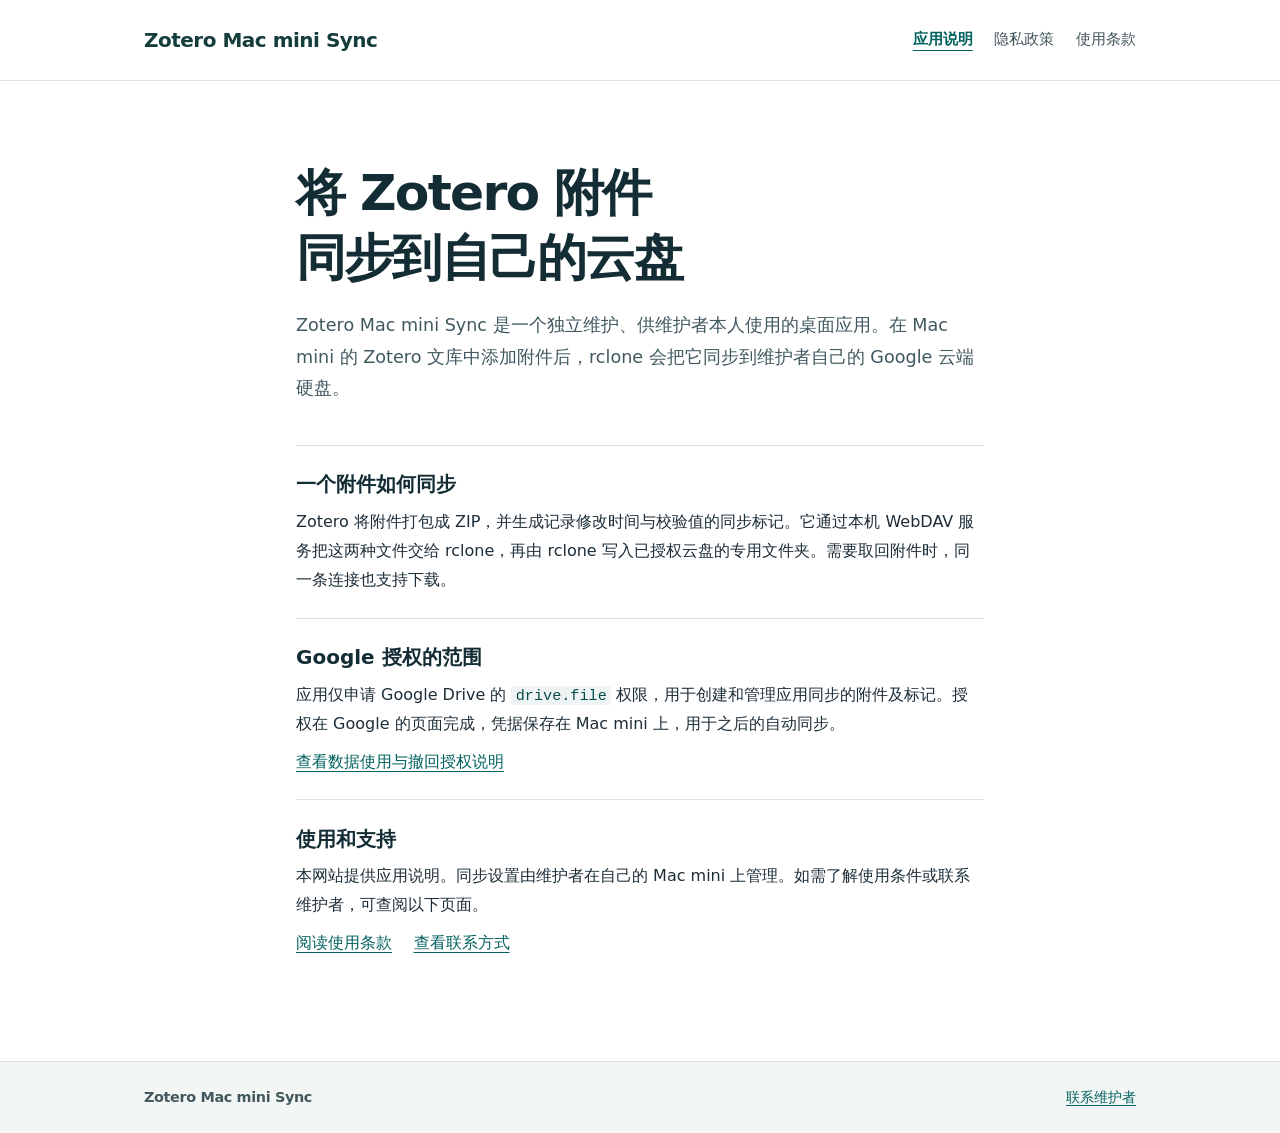
<file: index.html>
<!doctype html>
<html lang="zh-CN">
<head>
  <meta charset="utf-8">
  <meta name="google-site-verification" content="-mMHKc6F9_WfC_9PoqFAPK4hkTQcwh5IUlnir4keCIY">
  <meta name="viewport" content="width=device-width, initial-scale=1">
  <meta name="description" content="了解 Zotero Mac mini Sync 如何使用 rclone、WebDAV 和有限的 Google Drive 权限同步个人文献附件。">
  <meta name="referrer" content="no-referrer">
  <title>将 Zotero 附件同步到自己的云盘 · Zotero Mac mini Sync</title>
  <link rel="icon" href="data:,">
  <link rel="stylesheet" href="style.css">
</head>
<body>
  <a class="skip" href="#main">跳至正文</a>
  <header>
    <div class="bar">
      <a class="brand" href="index.html" lang="en">Zotero Mac mini Sync</a>
      <nav aria-label="主导航"><a href="index.html" aria-current="page">应用说明</a><a href="privacy.html">隐私政策</a><a href="terms.html">使用条款</a></nav>
    </div>
  </header>
  <main id="main">
    <h1>将 Zotero 附件同步到自己的云盘</h1>
    <p class="intro">Zotero Mac mini Sync 是一个独立维护、供维护者本人使用的桌面应用。在 Mac mini 的 Zotero 文库中添加附件后，rclone 会把它同步到维护者自己的 Google 云端硬盘。</p>
    <section>
      <h2>一个附件如何同步</h2>
      <p>Zotero 将附件打包成 ZIP，并生成记录修改时间与校验值的同步标记。它通过本机 WebDAV 服务把这两种文件交给 rclone，再由 rclone 写入已授权云盘的专用文件夹。需要取回附件时，同一条连接也支持下载。</p>
    </section>
    <section>
      <h2>Google 授权的范围</h2>
      <p>应用仅申请 Google Drive 的 <code>drive.file</code> 权限，用于创建和管理应用同步的附件及标记。授权在 Google 的页面完成，凭据保存在 Mac mini 上，用于之后的自动同步。</p>
      <p><a href="privacy.html">查看数据使用与撤回授权说明</a></p>
    </section>
    <section>
      <h2>使用和支持</h2>
      <p>本网站提供应用说明。同步设置由维护者在自己的 Mac mini 上管理。如需了解使用条件或联系维护者，可查阅以下页面。</p>
      <div class="links"><a href="terms.html">阅读使用条款</a><a href="privacy.html#contact">查看联系方式</a></div>
    </section>
  </main>
  <footer><div class="foot"><span lang="en">Zotero Mac mini Sync</span><a href="privacy.html#contact">联系维护者</a></div></footer>
</body>
</html>
</file>
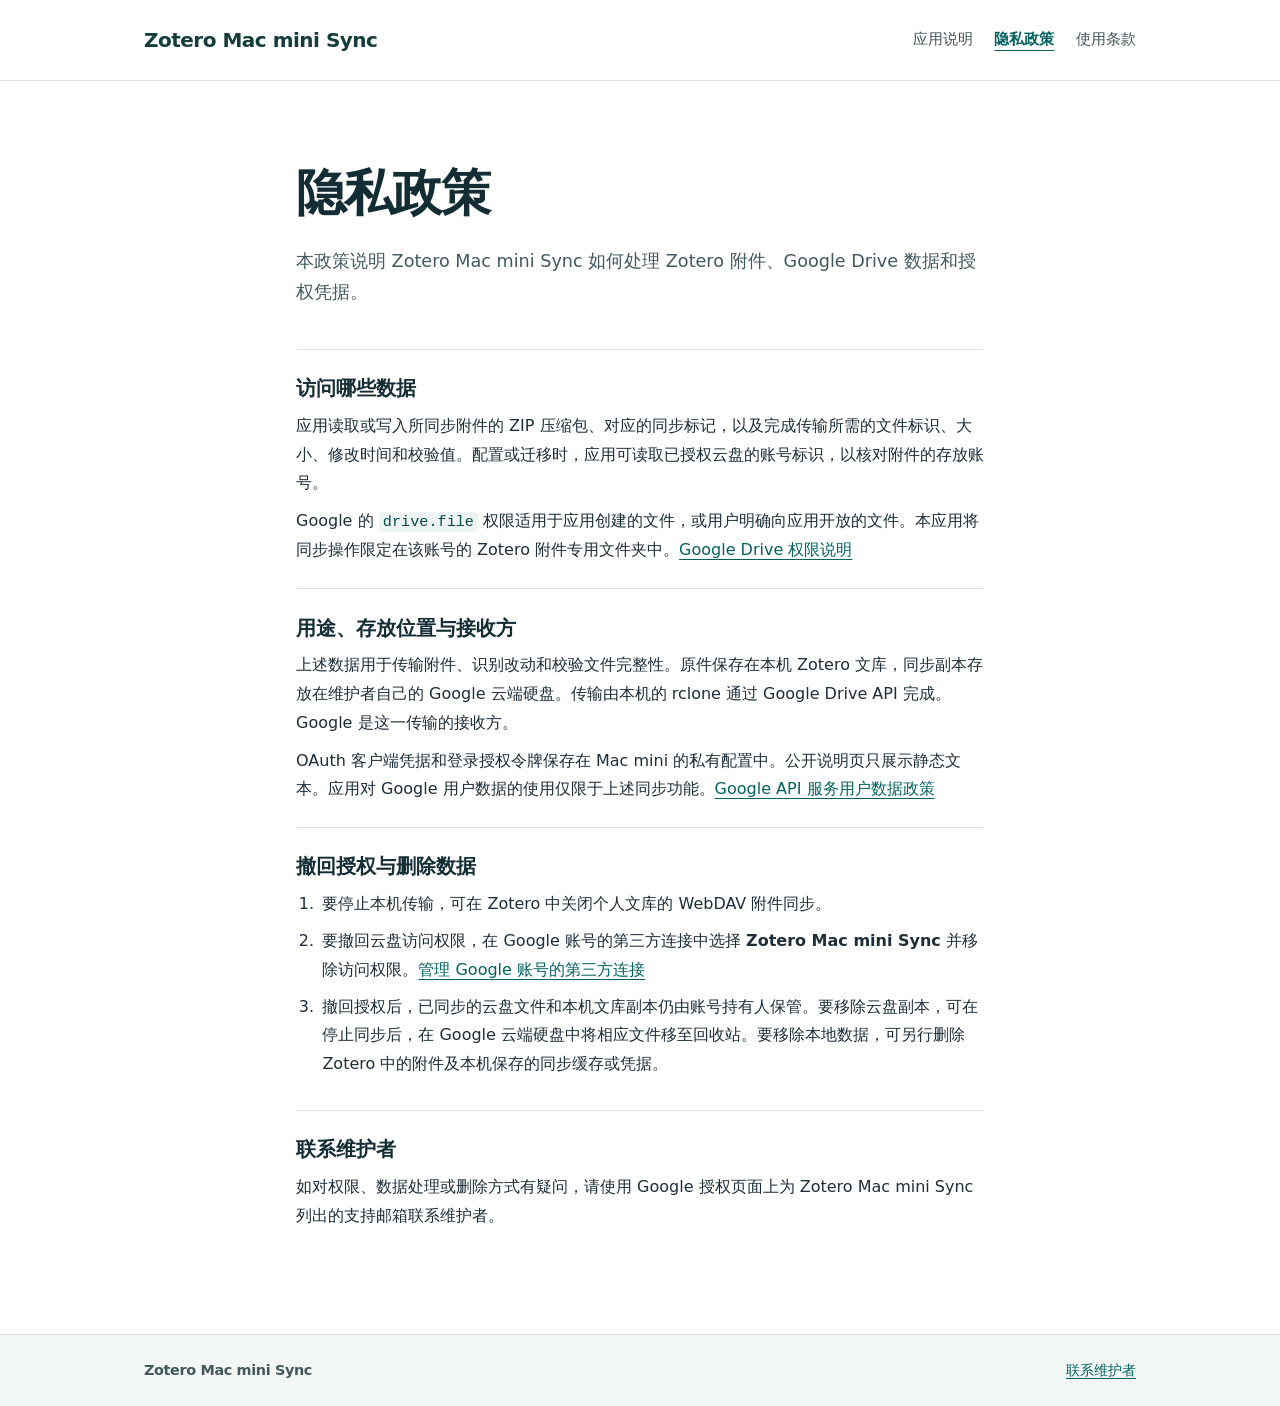
<file: privacy.html>
<!doctype html>
<html lang="zh-CN">
<head>
  <meta charset="utf-8">
  <meta name="viewport" content="width=device-width, initial-scale=1">
  <meta name="description" content="Zotero Mac mini Sync 的隐私政策、权限、数据用途与存放位置，以及撤回授权和删除数据的方式。">
  <meta name="referrer" content="no-referrer">
  <title>隐私政策 · Zotero Mac mini Sync</title>
  <link rel="icon" href="data:,">
  <link rel="stylesheet" href="style.css">
</head>
<body>
  <a class="skip" href="#main">跳至正文</a>
  <header>
    <div class="bar">
      <a class="brand" href="index.html" lang="en">Zotero Mac mini Sync</a>
      <nav aria-label="主导航"><a href="index.html">应用说明</a><a href="privacy.html" aria-current="page">隐私政策</a><a href="terms.html">使用条款</a></nav>
    </div>
  </header>
  <main id="main">
    <h1>隐私政策</h1>
    <p class="intro">本政策说明 Zotero Mac mini Sync 如何处理 Zotero 附件、Google Drive 数据和授权凭据。</p>
    <section>
      <h2>访问哪些数据</h2>
      <p>应用读取或写入所同步附件的 ZIP 压缩包、对应的同步标记，以及完成传输所需的文件标识、大小、修改时间和校验值。配置或迁移时，应用可读取已授权云盘的账号标识，以核对附件的存放账号。</p>
      <p>Google 的 <code>drive.file</code> 权限适用于应用创建的文件，或用户明确向应用开放的文件。本应用将同步操作限定在该账号的 Zotero 附件专用文件夹中。<a href="https://developers.google.com/workspace/drive/api/guides/api-specific-auth">Google Drive 权限说明</a></p>
    </section>
    <section>
      <h2>用途、存放位置与接收方</h2>
      <p>上述数据用于传输附件、识别改动和校验文件完整性。原件保存在本机 Zotero 文库，同步副本存放在维护者自己的 Google 云端硬盘。传输由本机的 rclone 通过 Google Drive API 完成。Google 是这一传输的接收方。</p>
      <p>OAuth 客户端凭据和登录授权令牌保存在 Mac mini 的私有配置中。公开说明页只展示静态文本。应用对 Google 用户数据的使用仅限于上述同步功能。<a href="https://developers.google.com/terms/api-services-user-data-policy">Google API 服务用户数据政策</a></p>
    </section>
    <section>
      <h2>撤回授权与删除数据</h2>
      <ol>
        <li>要停止本机传输，可在 Zotero 中关闭个人文库的 WebDAV 附件同步。</li>
        <li>要撤回云盘访问权限，在 Google 账号的第三方连接中选择 <strong>Zotero Mac mini Sync</strong> 并移除访问权限。<a href="https://myaccount.google.com/connections">管理 Google 账号的第三方连接</a></li>
        <li>撤回授权后，已同步的云盘文件和本机文库副本仍由账号持有人保管。要移除云盘副本，可在停止同步后，在 Google 云端硬盘中将相应文件移至回收站。要移除本地数据，可另行删除 Zotero 中的附件及本机保存的同步缓存或凭据。</li>
      </ol>
    </section>
    <section id="contact">
      <h2>联系维护者</h2>
      <p>如对权限、数据处理或删除方式有疑问，请使用 Google 授权页面上为 Zotero Mac mini Sync 列出的支持邮箱联系维护者。</p>
    </section>
  </main>
  <footer><div class="foot"><span lang="en">Zotero Mac mini Sync</span><a href="privacy.html#contact">联系维护者</a></div></footer>
</body>
</html>
</file>
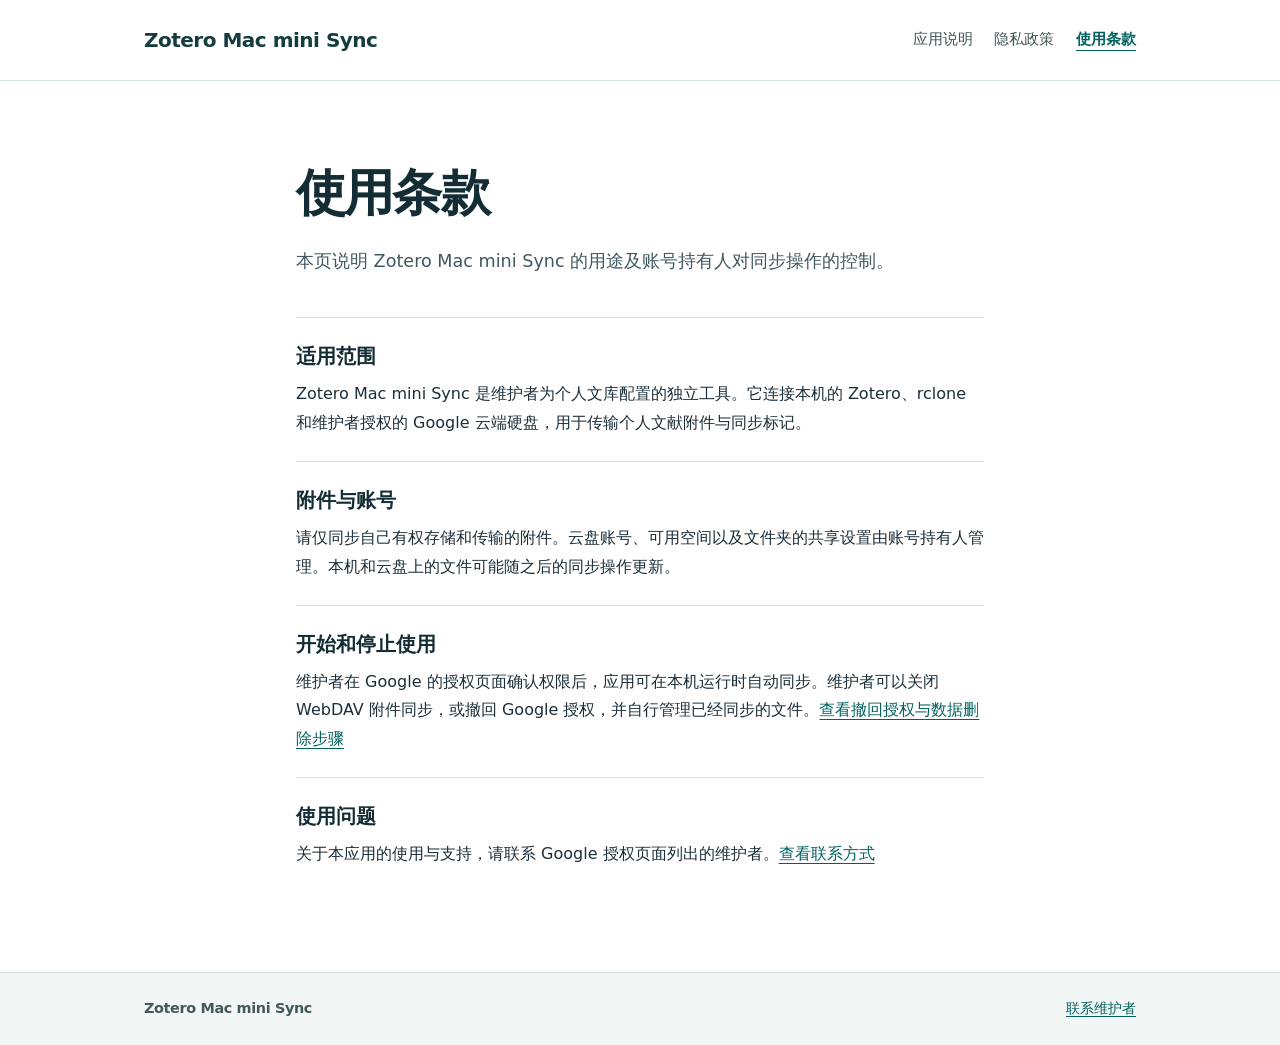
<file: terms.html>
<!doctype html>
<html lang="zh-CN">
<head>
  <meta charset="utf-8">
  <meta name="viewport" content="width=device-width, initial-scale=1">
  <meta name="description" content="了解 Zotero Mac mini Sync 的适用范围、账号与附件管理，以及如何停止使用。">
  <meta name="referrer" content="no-referrer">
  <title>使用条款 · Zotero Mac mini Sync</title>
  <link rel="icon" href="data:,">
  <link rel="stylesheet" href="style.css">
</head>
<body>
  <a class="skip" href="#main">跳至正文</a>
  <header>
    <div class="bar">
      <a class="brand" href="index.html" lang="en">Zotero Mac mini Sync</a>
      <nav aria-label="主导航"><a href="index.html">应用说明</a><a href="privacy.html">隐私政策</a><a href="terms.html" aria-current="page">使用条款</a></nav>
    </div>
  </header>
  <main id="main">
    <h1>使用条款</h1>
    <p class="intro">本页说明 Zotero Mac mini Sync 的用途及账号持有人对同步操作的控制。</p>
    <section>
      <h2>适用范围</h2>
      <p>Zotero Mac mini Sync 是维护者为个人文库配置的独立工具。它连接本机的 Zotero、rclone 和维护者授权的 Google 云端硬盘，用于传输个人文献附件与同步标记。</p>
    </section>
    <section>
      <h2>附件与账号</h2>
      <p>请仅同步自己有权存储和传输的附件。云盘账号、可用空间以及文件夹的共享设置由账号持有人管理。本机和云盘上的文件可能随之后的同步操作更新。</p>
    </section>
    <section>
      <h2>开始和停止使用</h2>
      <p>维护者在 Google 的授权页面确认权限后，应用可在本机运行时自动同步。维护者可以关闭 WebDAV 附件同步，或撤回 Google 授权，并自行管理已经同步的文件。<a href="privacy.html">查看撤回授权与数据删除步骤</a></p>
    </section>
    <section>
      <h2>使用问题</h2>
      <p>关于本应用的使用与支持，请联系 Google 授权页面列出的维护者。<a href="privacy.html#contact">查看联系方式</a></p>
    </section>
  </main>
  <footer><div class="foot"><span lang="en">Zotero Mac mini Sync</span><a href="privacy.html#contact">联系维护者</a></div></footer>
</body>
</html>
</file>
<file: style.css>
:root {
  color-scheme: light;
  color: #1d2e39;
  background: #fff;
  font-family: "Inter", "PingFang SC", "Noto Sans CJK SC", "Microsoft YaHei", system-ui, sans-serif;
  line-height: 1.8;
  --teal: #03625f;
  --line: #d8e2e3;
}
* { box-sizing: border-box; }
body { margin: 0; min-height: 100vh; display: flex; flex-direction: column; }
a { color: var(--teal); text-underline-offset: .22em; }
a:hover { text-decoration-thickness: 2px; }
a:focus-visible { outline: 2px solid var(--teal); outline-offset: 4px; border-radius: 2px; }
.skip { position: absolute; left: 1rem; top: -8rem; padding: .5rem 1rem; background: white; z-index: 1; }
.skip:focus { top: .5rem; }
header { border-bottom: 1px solid var(--line); }
.bar, .foot { width: min(100% - 3rem, 62rem); margin-inline: auto; display: flex; align-items: center; justify-content: space-between; gap: 1rem; }
.bar { min-height: 5rem; }
.brand, .foot span { font-weight: 660; letter-spacing: -.025em; }
.brand { font-size: 1.25rem; text-decoration: none; color: #143d3c; }
nav, .links { display: flex; gap: 1.35rem; flex-wrap: wrap; }
nav a { font-size: .95rem; color: #41545a; text-decoration: none; }
nav a[aria-current="page"] { font-weight: 650; color: var(--teal); text-decoration: underline; text-underline-offset: .4em; }
main { width: min(100% - 3rem, 43rem); margin: clamp(2.75rem, 8vw, 5rem) auto; flex: 1; }
h1, h2 { color: #142d35; }
h1 { font-size: clamp(1.95rem, 4.5vw, 3.15rem); line-height: 1.28; margin: 0; letter-spacing: -.035em; text-wrap: balance; }
.intro { margin: 1.25rem 0 2.5rem; line-height: 1.8; font-size: 1.1rem; color: #405860; }
section { border-top: 1px solid var(--line); padding-block: 1.45rem; scroll-margin-top: 1rem; }
h2 { margin: 0 0 .55rem; font-size: 1.25rem; line-height: 1.5; }
p, ol, .links { margin: .55rem 0 0; }
code { font-family: "IBM Plex Mono", ui-monospace, monospace; font-size: .95em; color: #074b4b; background: #edf4f3; padding: .05em .28em; border-radius: 3px; }
ol { padding-inline-start: 1.45rem; }
li { padding-inline-start: .2rem; margin-block: .5rem; }
footer { background: #f2f6f5; border-top: 1px solid var(--line); }
.foot { min-height: 4.5rem; color: #42585c; font-size: .9rem; }
@media (max-width: 38rem) {
  .bar, .foot, main { width: calc(100% - 2.25rem); }
  .bar { flex-direction: column; align-items: flex-start; padding-block: 1rem .8rem; gap: .4rem; }
  nav { gap: 1.1rem; }
  .intro { margin-bottom: 1.75rem; }
}
</file>
